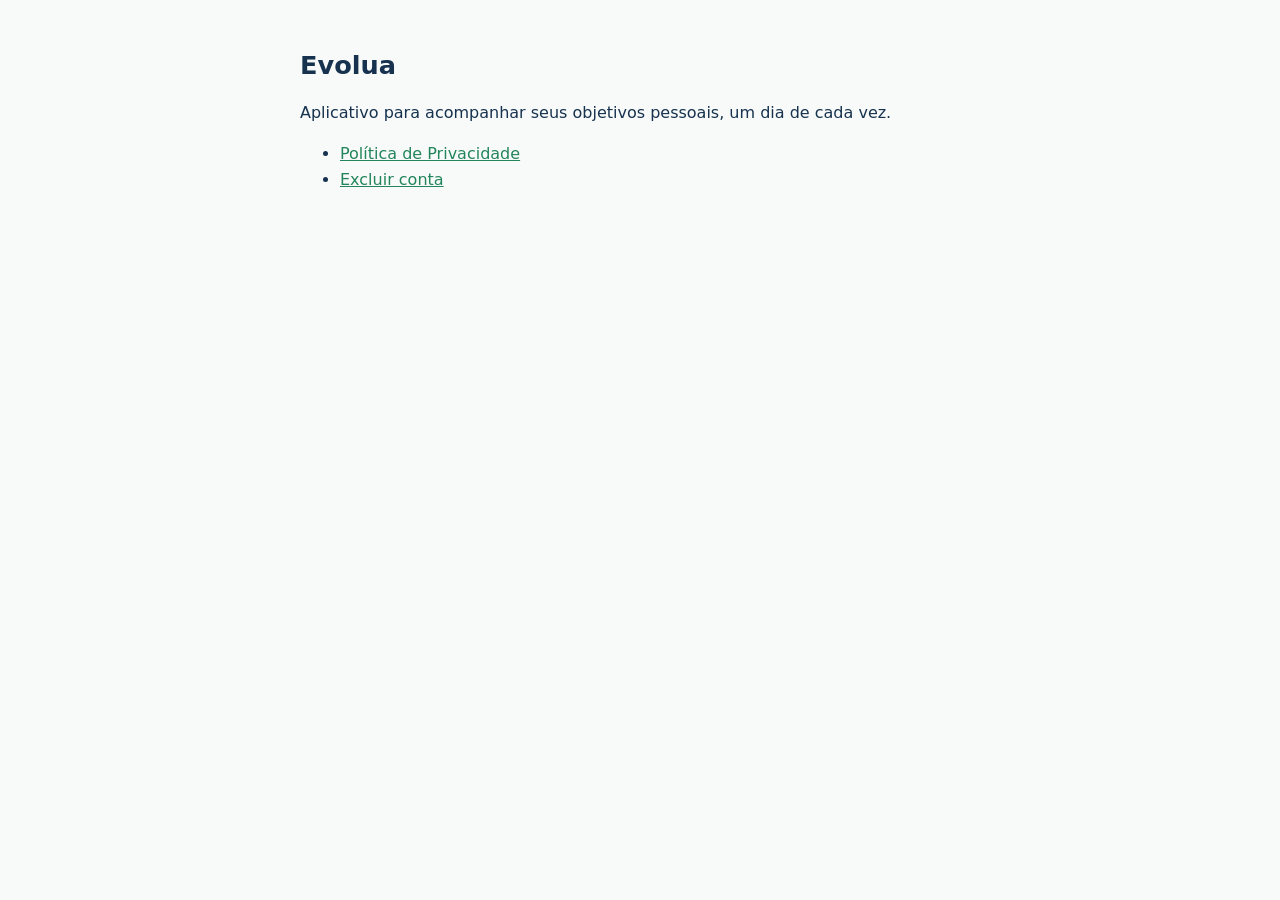
<file: index.html>
<!doctype html>
<html lang="pt-BR">
<head>
<meta charset="utf-8">
<meta name="viewport" content="width=device-width, initial-scale=1">
<title>Evolua</title>
<link rel="stylesheet" href="estilo.css">
</head>
<body>
<main>
<h1>Evolua</h1>
<p>Aplicativo para acompanhar seus objetivos pessoais, um dia de cada vez.</p>
<ul>
  <li><a href="privacidade.html">Política de Privacidade</a></li>
  <li><a href="excluir-conta.html">Excluir conta</a></li>
</ul>
</main>
</body>
</html>
</file>
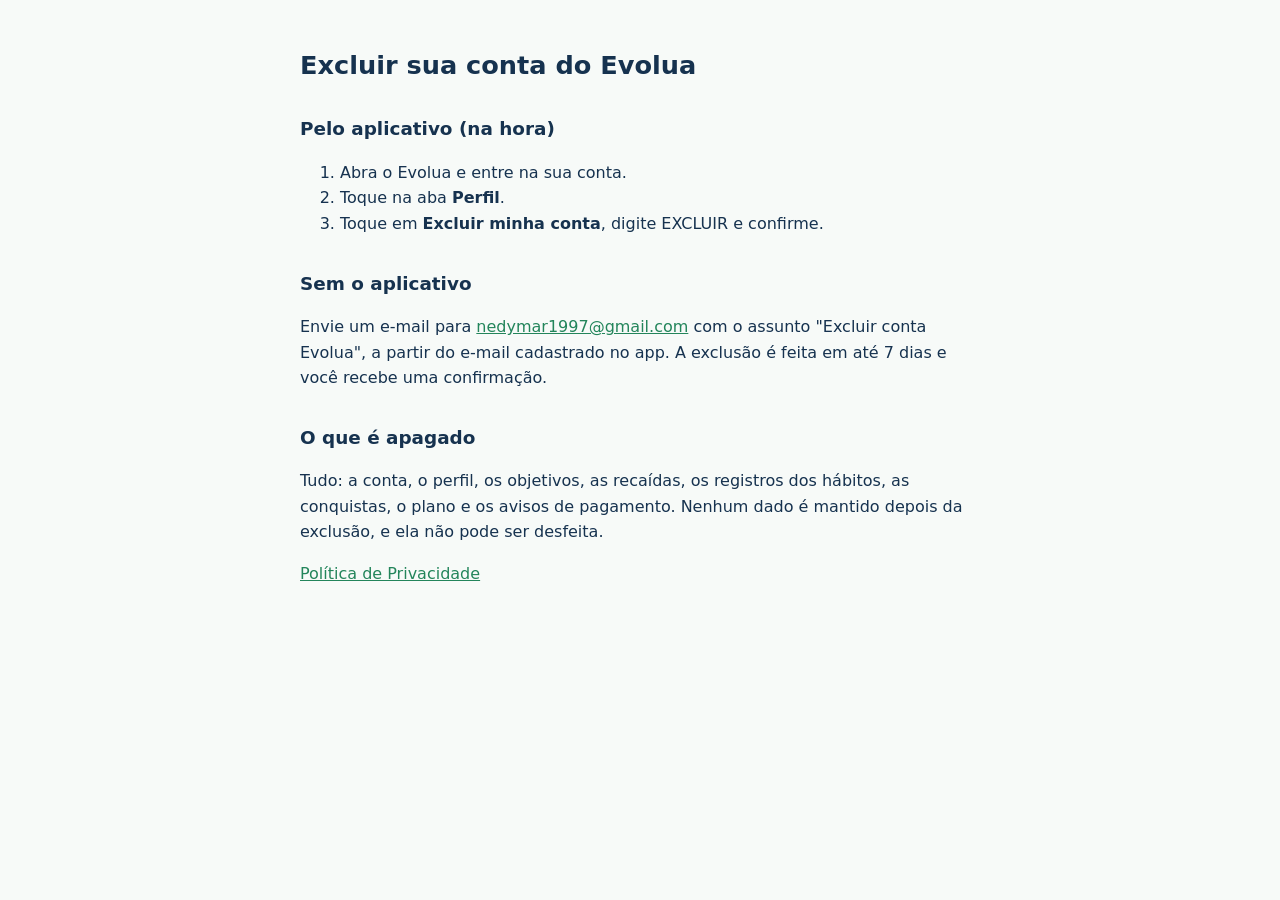
<file: excluir-conta.html>
<!doctype html>
<html lang="pt-BR">
<head>
<meta charset="utf-8">
<meta name="viewport" content="width=device-width, initial-scale=1">
<title>Evolua - Excluir conta</title>
<link rel="stylesheet" href="estilo.css">
</head>
<body>
<main>
<h1>Excluir sua conta do Evolua</h1>

<h2>Pelo aplicativo (na hora)</h2>
<ol>
  <li>Abra o Evolua e entre na sua conta.</li>
  <li>Toque na aba <strong>Perfil</strong>.</li>
  <li>Toque em <strong>Excluir minha conta</strong>, digite EXCLUIR e confirme.</li>
</ol>

<h2>Sem o aplicativo</h2>
<p>Envie um e-mail para <a href="mailto:nedymar1997@gmail.com?subject=Excluir%20conta%20Evolua">nedymar1997@gmail.com</a> com o assunto "Excluir conta Evolua", a partir do e-mail cadastrado no app. A exclusão é feita em até 7 dias e você recebe uma confirmação.</p>

<h2>O que é apagado</h2>
<p>Tudo: a conta, o perfil, os objetivos, as recaídas, os registros dos hábitos, as conquistas, o plano e os avisos de pagamento. Nenhum dado é mantido depois da exclusão, e ela não pode ser desfeita.</p>

<p class="muted"><a href="privacidade.html">Política de Privacidade</a></p>
</main>
</body>
</html>
</file>
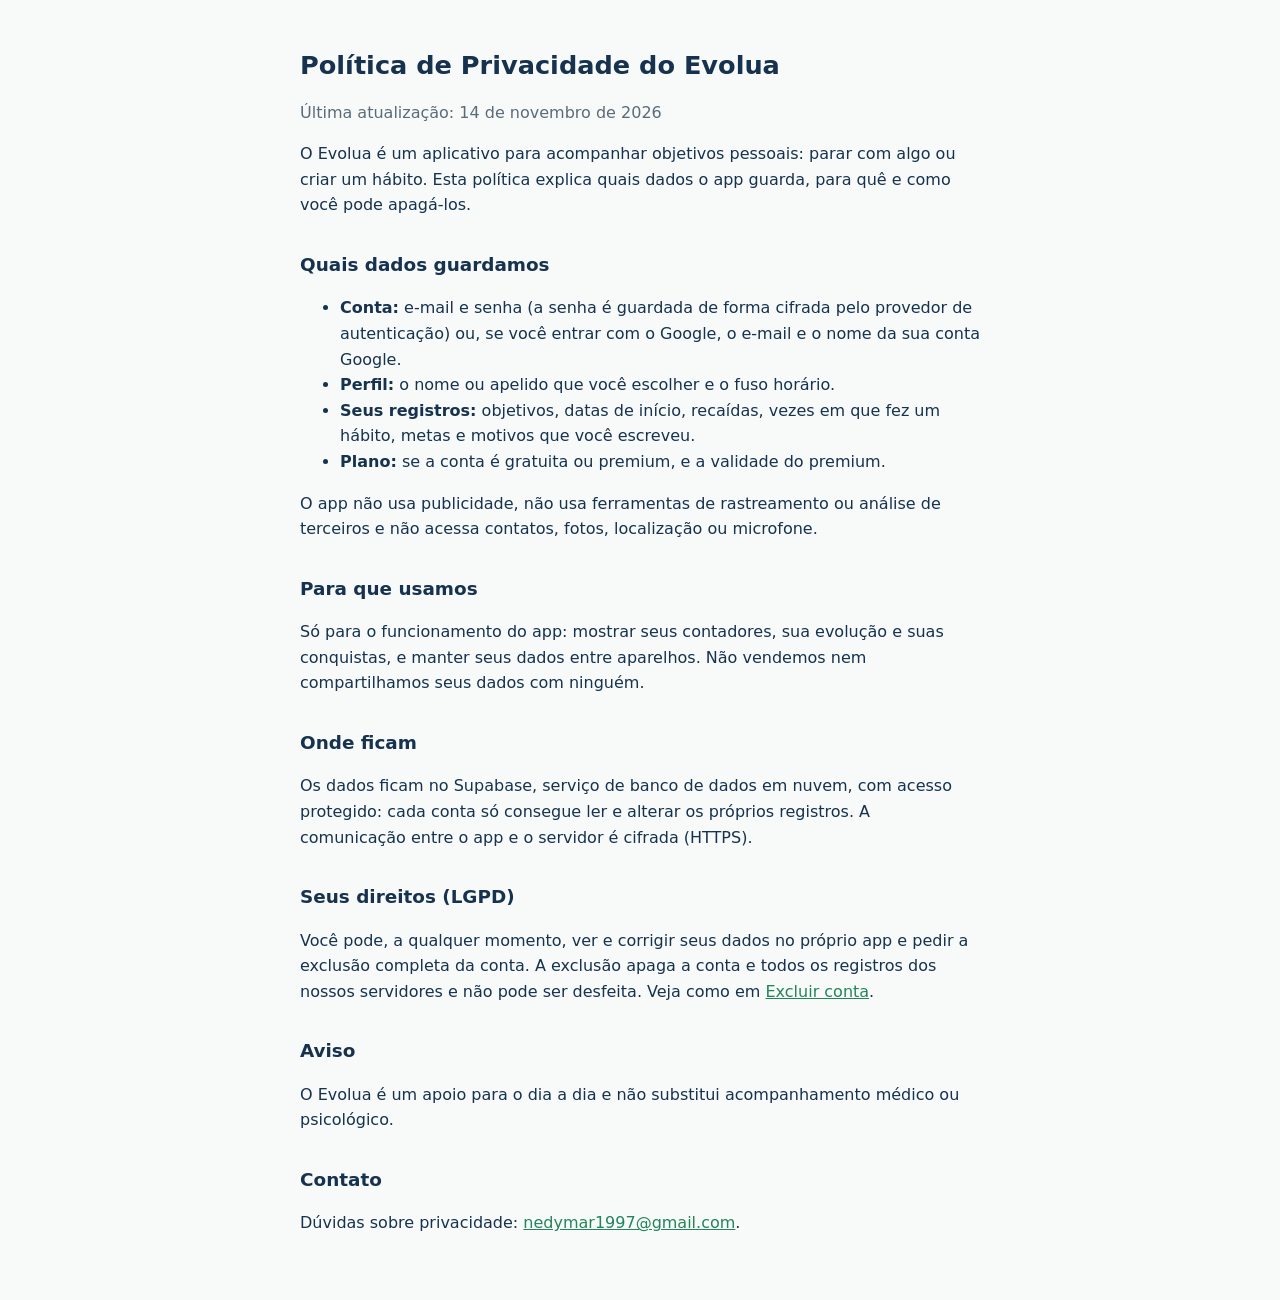
<file: privacidade.html>
<!doctype html>
<html lang="pt-BR">
<head>
<meta charset="utf-8">
<meta name="viewport" content="width=device-width, initial-scale=1">
<title>Evolua - Política de Privacidade</title>
<link rel="stylesheet" href="estilo.css">
</head>
<body>
<main>
<h1>Política de Privacidade do Evolua</h1>
<p class="muted">Última atualização: 14 de novembro de 2026</p>

<p>O Evolua é um aplicativo para acompanhar objetivos pessoais: parar com algo ou criar um hábito. Esta política explica quais dados o app guarda, para quê e como você pode apagá-los.</p>

<h2>Quais dados guardamos</h2>
<ul>
  <li><strong>Conta:</strong> e-mail e senha (a senha é guardada de forma cifrada pelo provedor de autenticação) ou, se você entrar com o Google, o e-mail e o nome da sua conta Google.</li>
  <li><strong>Perfil:</strong> o nome ou apelido que você escolher e o fuso horário.</li>
  <li><strong>Seus registros:</strong> objetivos, datas de início, recaídas, vezes em que fez um hábito, metas e motivos que você escreveu.</li>
  <li><strong>Plano:</strong> se a conta é gratuita ou premium, e a validade do premium.</li>
</ul>
<p>O app não usa publicidade, não usa ferramentas de rastreamento ou análise de terceiros e não acessa contatos, fotos, localização ou microfone.</p>

<h2>Para que usamos</h2>
<p>Só para o funcionamento do app: mostrar seus contadores, sua evolução e suas conquistas, e manter seus dados entre aparelhos. Não vendemos nem compartilhamos seus dados com ninguém.</p>

<h2>Onde ficam</h2>
<p>Os dados ficam no Supabase, serviço de banco de dados em nuvem, com acesso protegido: cada conta só consegue ler e alterar os próprios registros. A comunicação entre o app e o servidor é cifrada (HTTPS).</p>

<h2>Seus direitos (LGPD)</h2>
<p>Você pode, a qualquer momento, ver e corrigir seus dados no próprio app e pedir a exclusão completa da conta. A exclusão apaga a conta e todos os registros dos nossos servidores e não pode ser desfeita. Veja como em <a href="excluir-conta.html">Excluir conta</a>.</p>

<h2>Aviso</h2>
<p>O Evolua é um apoio para o dia a dia e não substitui acompanhamento médico ou psicológico.</p>

<h2>Contato</h2>
<p>Dúvidas sobre privacidade: <a href="mailto:nedymar1997@gmail.com">nedymar1997@gmail.com</a>.</p>
</main>
</body>
</html>
</file>
<file: estilo.css>
:root {
  --bg: #f7faf8;
  --text: #16324f;
  --muted: #5b6b7a;
  --link: #23855b;
}
@media (prefers-color-scheme: dark) {
  :root {
    --bg: #101a24;
    --text: #e8eef3;
    --muted: #9aa8b5;
    --link: #4cc48b;
  }
}
body {
  margin: 0;
  background: var(--bg);
  color: var(--text);
  font: 16px/1.6 system-ui, -apple-system, 'Segoe UI', Roboto, sans-serif;
}
main {
  max-width: 680px;
  margin: 0 auto;
  padding: 32px 16px 48px;
}
h1 { font-size: 1.6rem; line-height: 1.3; }
h2 { font-size: 1.15rem; margin-top: 2rem; }
a { color: var(--link); }
.muted { color: var(--muted); }
</file>
